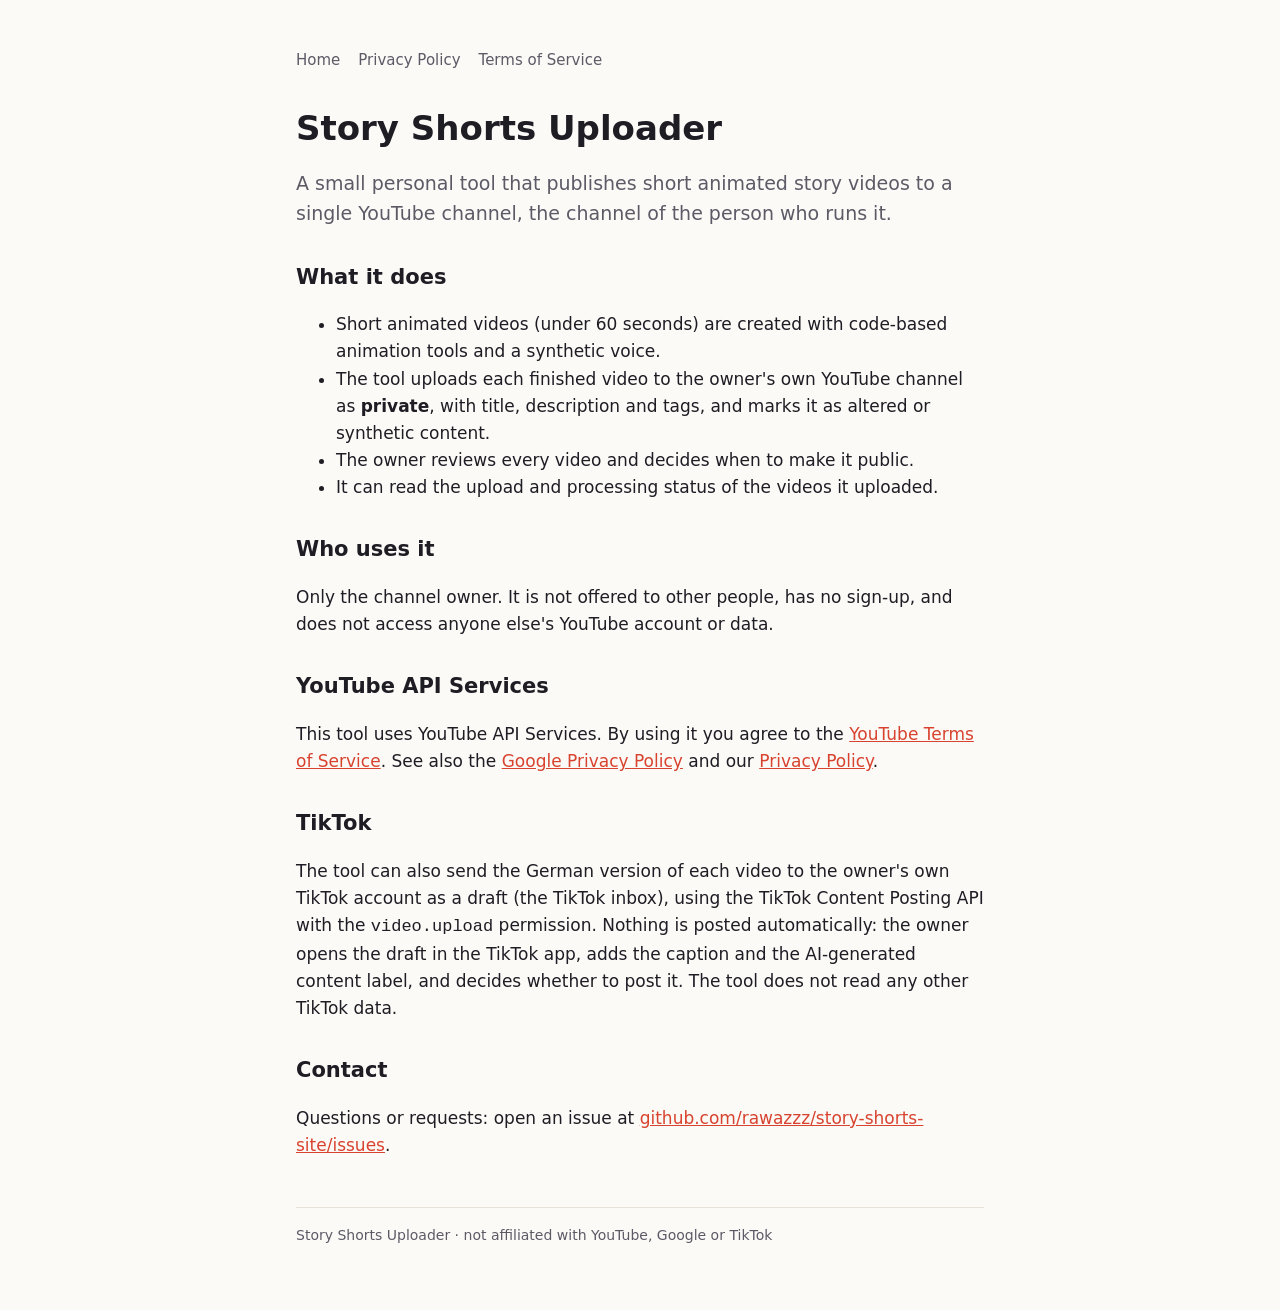
<file: index.html>
<!doctype html>
<html lang="en">
<head>
<meta charset="utf-8">
<meta name="viewport" content="width=device-width, initial-scale=1">
<title>Story Shorts Uploader</title>
<meta name="description" content="A personal tool that uploads the owner's own animated story Shorts to the owner's own YouTube channel.">
<link rel="stylesheet" href="style.css">
</head>
<body>
<main>
  <nav><a href="./">Home</a><a href="privacy.html">Privacy Policy</a><a href="terms.html">Terms of Service</a></nav>
  <h1>Story Shorts Uploader</h1>
  <p class="lead">A small personal tool that publishes short animated story videos to a single YouTube channel, the channel of the person who runs it.</p>

  <h2>What it does</h2>
  <ul>
    <li>Short animated videos (under 60 seconds) are created with code-based animation tools and a synthetic voice.</li>
    <li>The tool uploads each finished video to the owner's own YouTube channel as <strong>private</strong>, with title, description and tags, and marks it as altered or synthetic content.</li>
    <li>The owner reviews every video and decides when to make it public.</li>
    <li>It can read the upload and processing status of the videos it uploaded.</li>
  </ul>

  <h2>Who uses it</h2>
  <p>Only the channel owner. It is not offered to other people, has no sign-up, and does not access anyone else's YouTube account or data.</p>

  <h2>YouTube API Services</h2>
  <p>This tool uses YouTube API Services. By using it you agree to the <a href="https://www.youtube.com/t/terms">YouTube Terms of Service</a>. See also the <a href="https://policies.google.com/privacy">Google Privacy Policy</a> and our <a href="privacy.html">Privacy Policy</a>.</p>

  <h2>TikTok</h2>
  <p>The tool can also send the German version of each video to the owner's own TikTok account as a draft (the TikTok inbox), using the TikTok Content Posting API with the <code>video.upload</code> permission. Nothing is posted automatically: the owner opens the draft in the TikTok app, adds the caption and the AI-generated content label, and decides whether to post it. The tool does not read any other TikTok data.</p>

  <h2>Contact</h2>
  <p>Questions or requests: open an issue at <a href="https://github.com/rawazzz/story-shorts-site/issues">github.com/rawazzz/story-shorts-site/issues</a>.</p>

  <footer>Story Shorts Uploader · not affiliated with YouTube, Google or TikTok</footer>
</main>
</body>
</html>
</file>
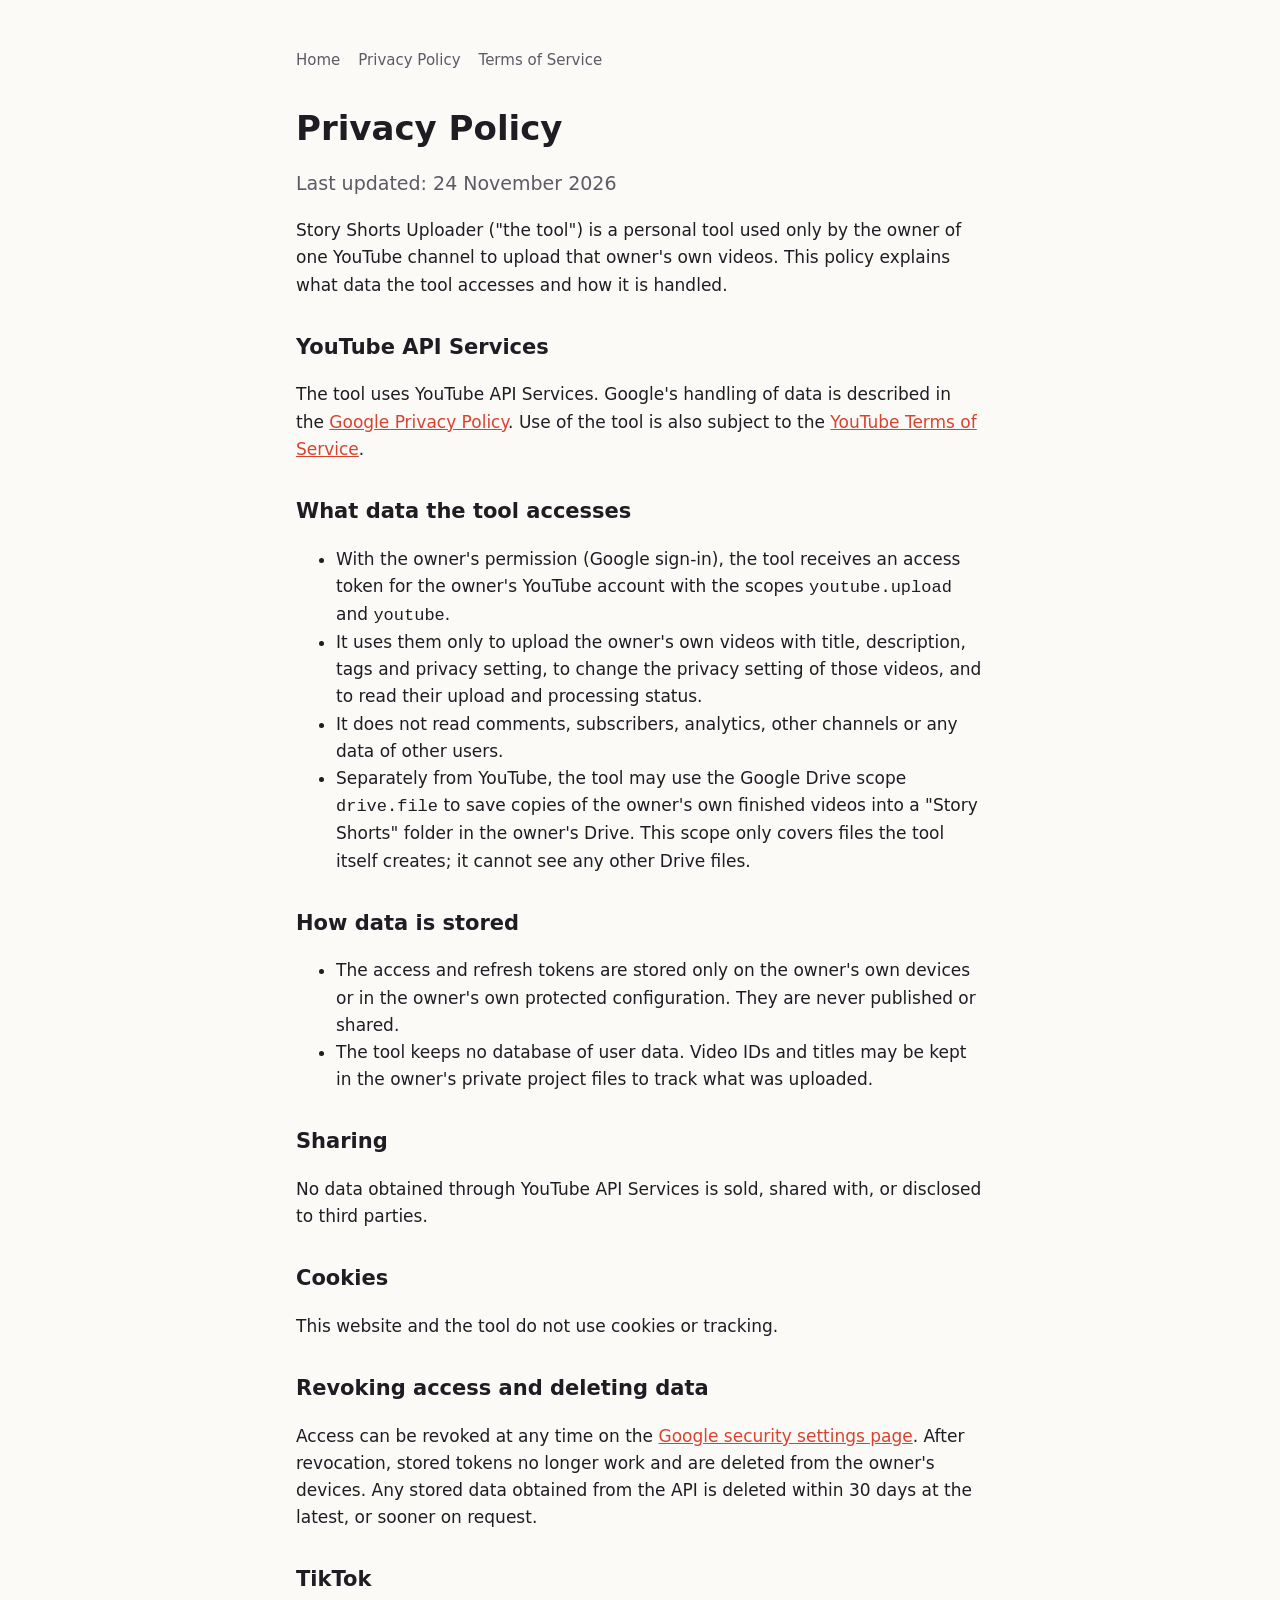
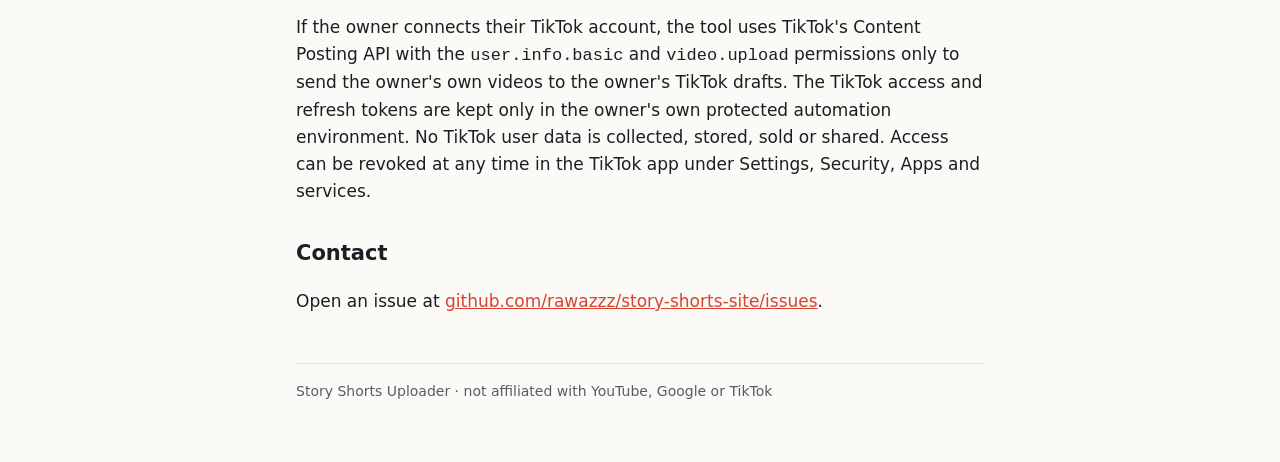
<file: privacy.html>
<!doctype html>
<html lang="en">
<head>
<meta charset="utf-8">
<meta name="viewport" content="width=device-width, initial-scale=1">
<title>Privacy Policy · Story Shorts Uploader</title>
<link rel="stylesheet" href="style.css">
</head>
<body>
<main>
  <nav><a href="./">Home</a><a href="privacy.html">Privacy Policy</a><a href="terms.html">Terms of Service</a></nav>
  <h1>Privacy Policy</h1>
  <p class="lead">Last updated: 24 November 2026</p>

  <p>Story Shorts Uploader ("the tool") is a personal tool used only by the owner of one YouTube channel to upload that owner's own videos. This policy explains what data the tool accesses and how it is handled.</p>

  <h2>YouTube API Services</h2>
  <p>The tool uses YouTube API Services. Google's handling of data is described in the <a href="https://policies.google.com/privacy">Google Privacy Policy</a>. Use of the tool is also subject to the <a href="https://www.youtube.com/t/terms">YouTube Terms of Service</a>.</p>

  <h2>What data the tool accesses</h2>
  <ul>
    <li>With the owner's permission (Google sign-in), the tool receives an access token for the owner's YouTube account with the scopes <code>youtube.upload</code> and <code>youtube</code>.</li>
    <li>It uses them only to upload the owner's own videos with title, description, tags and privacy setting, to change the privacy setting of those videos, and to read their upload and processing status.</li>
    <li>It does not read comments, subscribers, analytics, other channels or any data of other users.</li>
    <li>Separately from YouTube, the tool may use the Google Drive scope <code>drive.file</code> to save copies of the owner's own finished videos into a "Story Shorts" folder in the owner's Drive. This scope only covers files the tool itself creates; it cannot see any other Drive files.</li>
  </ul>

  <h2>How data is stored</h2>
  <ul>
    <li>The access and refresh tokens are stored only on the owner's own devices or in the owner's own protected configuration. They are never published or shared.</li>
    <li>The tool keeps no database of user data. Video IDs and titles may be kept in the owner's private project files to track what was uploaded.</li>
  </ul>

  <h2>Sharing</h2>
  <p>No data obtained through YouTube API Services is sold, shared with, or disclosed to third parties.</p>

  <h2>Cookies</h2>
  <p>This website and the tool do not use cookies or tracking.</p>

  <h2>Revoking access and deleting data</h2>
  <p>Access can be revoked at any time on the <a href="https://myaccount.google.com/permissions">Google security settings page</a>. After revocation, stored tokens no longer work and are deleted from the owner's devices. Any stored data obtained from the API is deleted within 30 days at the latest, or sooner on request.</p>

  <h2>TikTok</h2>
  <p>If the owner connects their TikTok account, the tool uses TikTok's Content Posting API with the <code>user.info.basic</code> and <code>video.upload</code> permissions only to send the owner's own videos to the owner's TikTok drafts. The TikTok access and refresh tokens are kept only in the owner's own protected automation environment. No TikTok user data is collected, stored, sold or shared. Access can be revoked at any time in the TikTok app under Settings, Security, Apps and services.</p>

  <h2>Contact</h2>
  <p>Open an issue at <a href="https://github.com/rawazzz/story-shorts-site/issues">github.com/rawazzz/story-shorts-site/issues</a>.</p>

  <footer>Story Shorts Uploader · not affiliated with YouTube, Google or TikTok</footer>
</main>
</body>
</html>
</file>
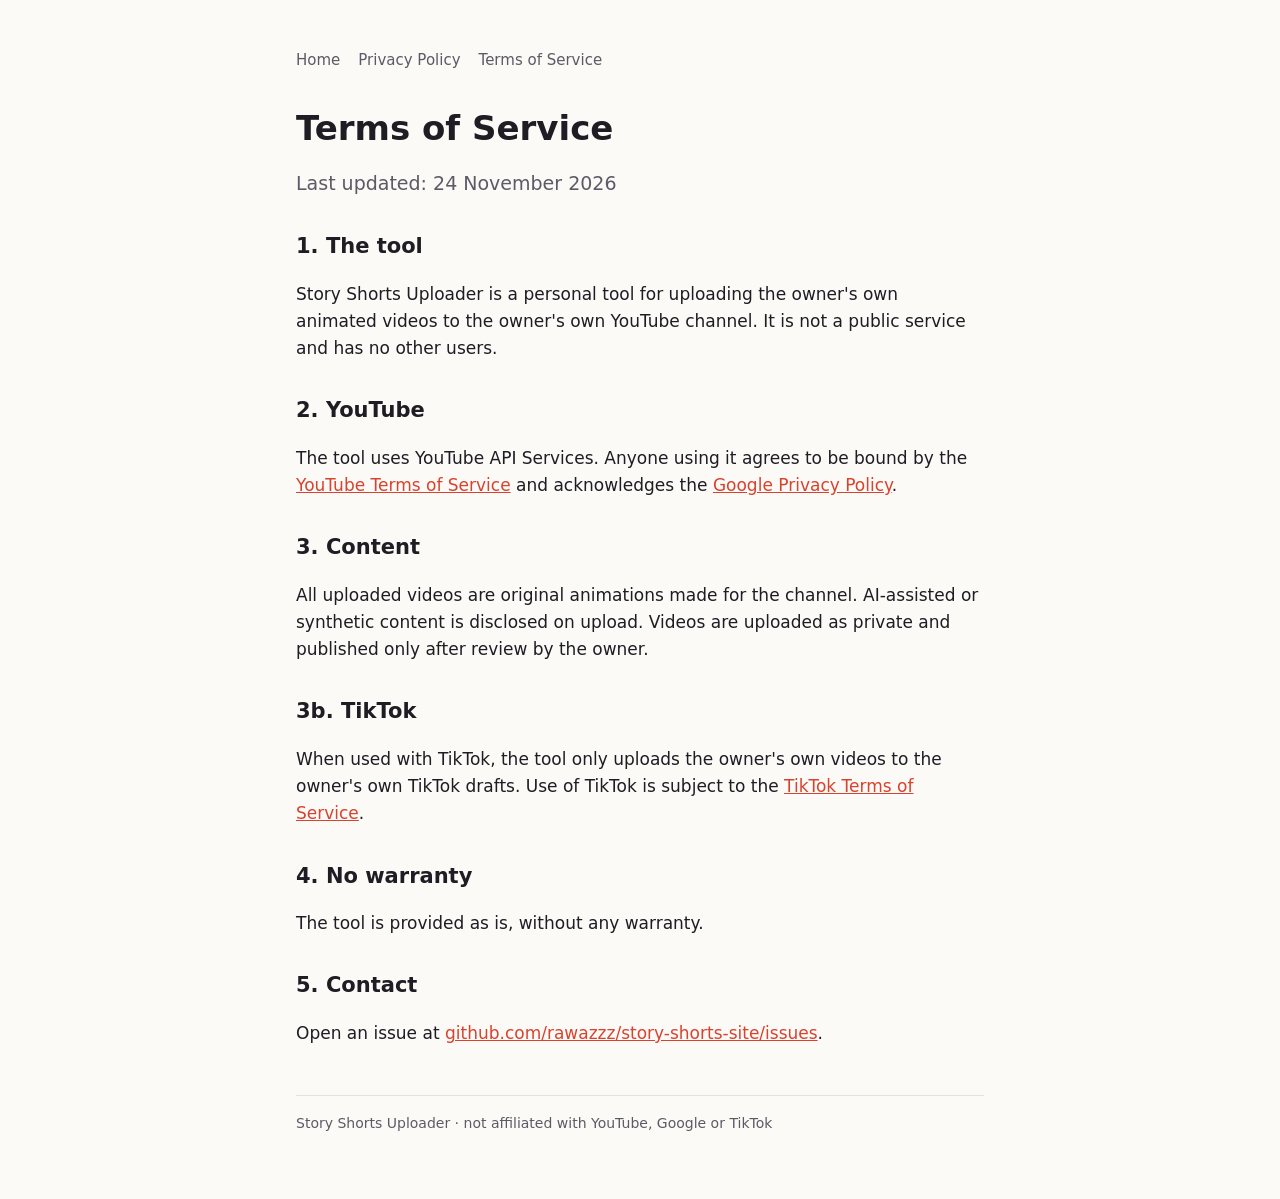
<file: terms.html>
<!doctype html>
<html lang="en">
<head>
<meta charset="utf-8">
<meta name="viewport" content="width=device-width, initial-scale=1">
<title>Terms of Service · Story Shorts Uploader</title>
<link rel="stylesheet" href="style.css">
</head>
<body>
<main>
  <nav><a href="./">Home</a><a href="privacy.html">Privacy Policy</a><a href="terms.html">Terms of Service</a></nav>
  <h1>Terms of Service</h1>
  <p class="lead">Last updated: 24 November 2026</p>

  <h2>1. The tool</h2>
  <p>Story Shorts Uploader is a personal tool for uploading the owner's own animated videos to the owner's own YouTube channel. It is not a public service and has no other users.</p>

  <h2>2. YouTube</h2>
  <p>The tool uses YouTube API Services. Anyone using it agrees to be bound by the <a href="https://www.youtube.com/t/terms">YouTube Terms of Service</a> and acknowledges the <a href="https://policies.google.com/privacy">Google Privacy Policy</a>.</p>

  <h2>3. Content</h2>
  <p>All uploaded videos are original animations made for the channel. AI-assisted or synthetic content is disclosed on upload. Videos are uploaded as private and published only after review by the owner.</p>

  <h2>3b. TikTok</h2>
  <p>When used with TikTok, the tool only uploads the owner's own videos to the owner's own TikTok drafts. Use of TikTok is subject to the <a href="https://www.tiktok.com/legal/terms-of-service">TikTok Terms of Service</a>.</p>

  <h2>4. No warranty</h2>
  <p>The tool is provided as is, without any warranty.</p>

  <h2>5. Contact</h2>
  <p>Open an issue at <a href="https://github.com/rawazzz/story-shorts-site/issues">github.com/rawazzz/story-shorts-site/issues</a>.</p>

  <footer>Story Shorts Uploader · not affiliated with YouTube, Google or TikTok</footer>
</main>
</body>
</html>
</file>
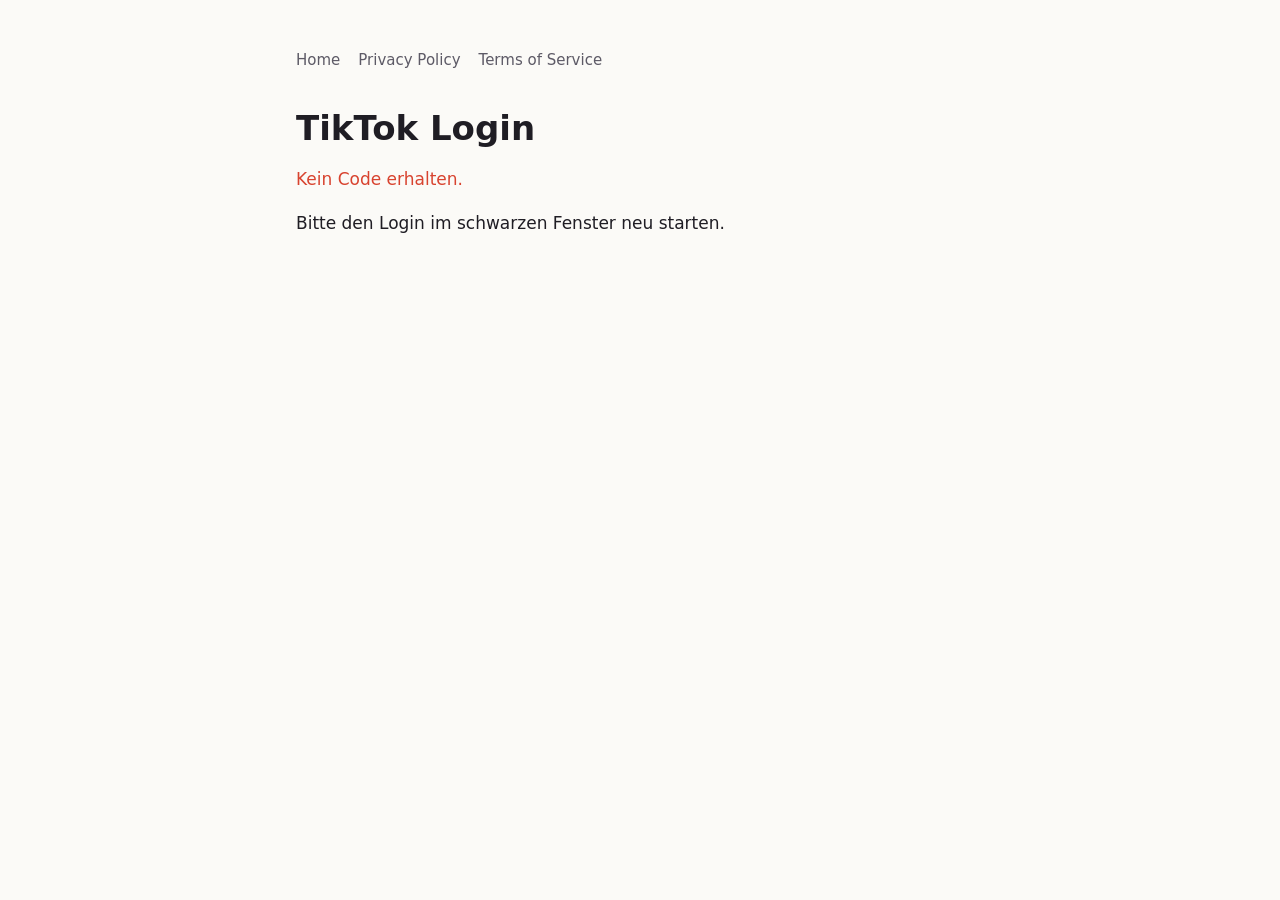
<file: tiktok-callback.html>
<!doctype html>
<html lang="de">
<head>
<meta charset="utf-8">
<meta name="viewport" content="width=device-width, initial-scale=1">
<meta name="robots" content="noindex">
<title>TikTok Login</title>
<link rel="stylesheet" href="style.css">
<style>
  .code { font: 15px/1.5 ui-monospace, Consolas, monospace; word-break: break-all; padding: 14px; border: 1px solid var(--line); border-radius: 10px; margin: 12px 0; }
  button { font: inherit; padding: 10px 18px; border-radius: 10px; border: 0; background: var(--accent); color: #fff; cursor: pointer; }
  .err { color: var(--accent); }
</style>
</head>
<body>
<main>
  <nav><a href="./">Home</a><a href="privacy.html">Privacy Policy</a><a href="terms.html">Terms of Service</a></nav>
  <h1>TikTok Login</h1>
  <div id="out"><p>Einen Moment …</p></div>
</main>
<script>
// TikTok sends the user back here with ?code=...&state=... after "Allow".
// Nothing is sent anywhere: the page only shows the code so it can be pasted into the local tool.
const q = new URLSearchParams(location.search);
const out = document.getElementById('out');
const code = q.get('code'), err = q.get('error');
if (code) {
  out.innerHTML = '<p>Fertig. Kopiere diesen Code und füge ihn im schwarzen Fenster ein, dort wo <strong>Code:</strong> steht:</p>' +
    '<div class="code" id="c"></div><button id="b">Code kopieren</button><p class="lead">Der Code gilt nur wenige Minuten und nur einmal.</p>';
  document.getElementById('c').textContent = code;
  document.getElementById('b').onclick = async () => {
    try { await navigator.clipboard.writeText(code); document.getElementById('b').textContent = 'Kopiert'; }
    catch (e) { document.getElementById('b').textContent = 'Bitte von Hand markieren und kopieren'; }
  };
} else {
  out.innerHTML = '<p class="err">Kein Code erhalten.</p><p></p>';
  out.lastChild.textContent = err ? ('TikTok meldet: ' + err + ' ' + (q.get('error_description') || '')) : 'Bitte den Login im schwarzen Fenster neu starten.';
}
</script>
</body>
</html>
</file>
<file: style.css>
:root { --bg: #fbfaf7; --fg: #1f1d24; --muted: #5d5a66; --accent: #d8432f; --line: #e6e2da; }
@media (prefers-color-scheme: dark) { :root { --bg: #15141a; --fg: #ecebf0; --muted: #a7a4b2; --accent: #ff7a5c; --line: #2c2a33; } }
* { box-sizing: border-box; }
body { margin: 0; background: var(--bg); color: var(--fg); font: 17px/1.6 system-ui, -apple-system, "Segoe UI", Roboto, sans-serif; }
main { max-width: 720px; margin: 0 auto; padding: 48px 16px 64px; }
nav { display: flex; gap: 18px; flex-wrap: wrap; font-size: 15px; margin-bottom: 36px; }
nav a { color: var(--muted); text-decoration: none; }
nav a:hover, a { color: var(--accent); }
h1 { font-size: 34px; line-height: 1.2; margin: 0 0 12px; }
h2 { font-size: 21px; margin: 32px 0 8px; }
p, li { color: var(--fg); }
.lead { color: var(--muted); font-size: 19px; }
footer { margin-top: 48px; padding-top: 16px; border-top: 1px solid var(--line); color: var(--muted); font-size: 14px; }
</file>
